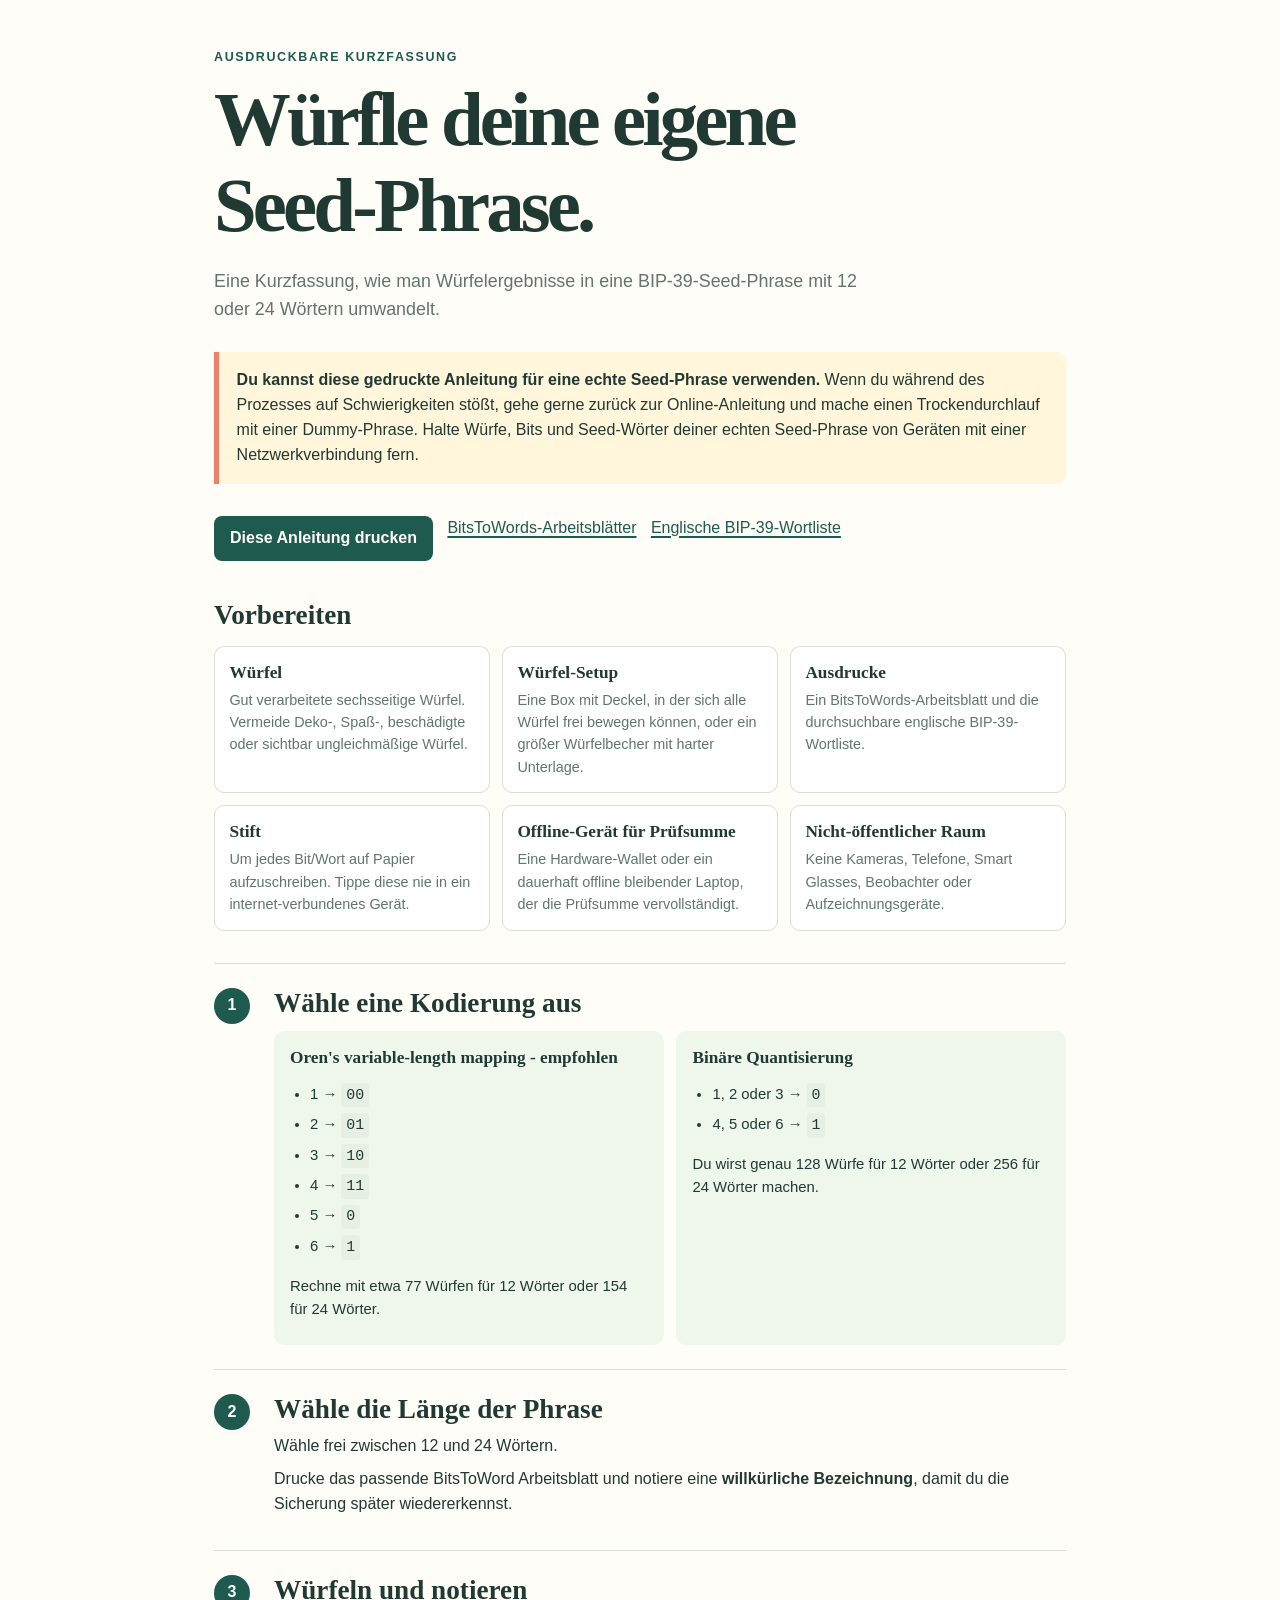
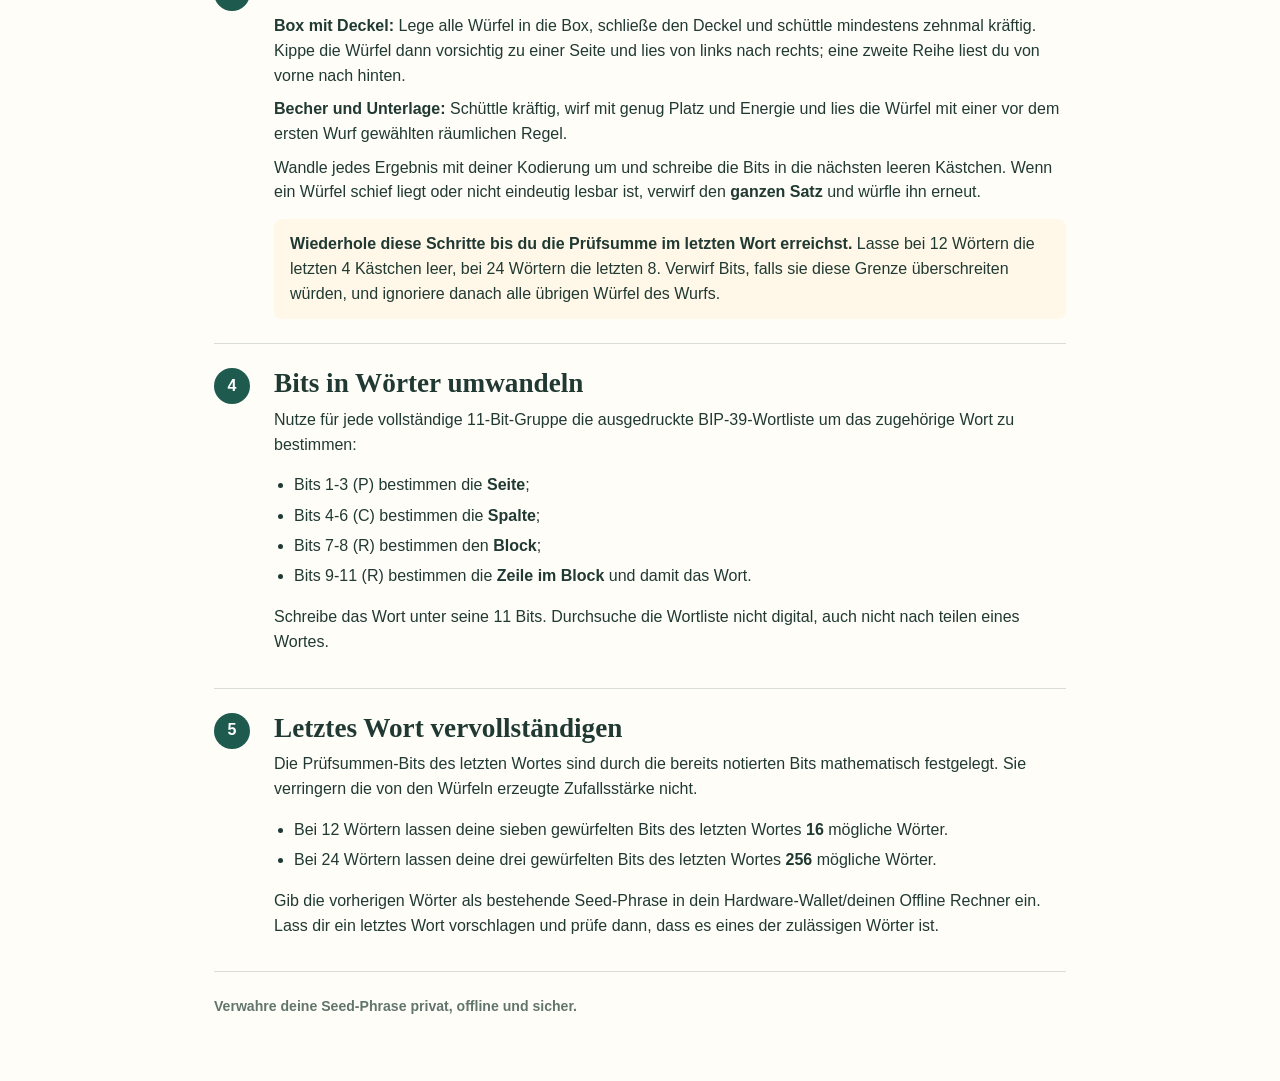
<file: HowToRollYourOwnSeedphrase-de.html>
<!doctype html>
<html lang="de">
<head>
  <meta charset="utf-8">
  <meta name="viewport" content="width=device-width, initial-scale=1">
  <meta name="description" content="Ausdruckbare Kurzfassung zum Erzeugen einer BIP-39-Seed-Phrase mit Würfeln.">
  <title>Würfle deine eigene Seed-Phrase</title>
  <style>
    :root { --ink: #203933; --muted: #61756d; --cream: #fffdf7; --sage: #d8e8d3; --mint: #eff7ed; --forest: #1f5a4e; --coral: #ec8069; --amber: #fff6db; --line: #d9dfd3; }
    * { box-sizing: border-box; }
    body { max-width: 900px; margin: 0 auto; padding: 3rem 1.5rem 4rem; color: var(--ink); background: var(--cream); font-family: Arial, sans-serif; font-size: 16px; line-height: 1.55; }
    h1, h2, h3 { font-family: Georgia, serif; line-height: 1.12; }
    h1 { max-width: 680px; margin: 0; font-size: clamp(2.8rem, 8vw, 4.8rem); letter-spacing: -.05em; }
    h2 { margin: 0; font-size: 1.7rem; }
    h3 { margin: .1rem 0 .4rem; font-size: 1.08rem; }
    a { color: var(--forest); text-decoration-thickness: 2px; text-underline-offset: 3px; }
    .eyebrow { margin: 0 0 .6rem; color: var(--forest); font-size: .78rem; font-weight: 700; letter-spacing: .13em; text-transform: uppercase; }
    .lede { max-width: 680px; margin: 1.2rem 0 1.8rem; color: var(--muted); font-size: 1.12rem; }
    .notice { padding: 1rem 1.1rem; margin: 1.5rem 0 2rem; background: var(--amber); border-left: 5px solid var(--coral); border-radius: 0 10px 10px 0; }
    .print-button { display: inline-block; padding: .65rem 1rem; color: #fff; background: var(--forest); border-radius: 8px; font-weight: 700; text-decoration: none; }
    .quick-links { display: flex; flex-wrap: wrap; gap: .9rem; margin: 1.5rem 0 2.4rem; }
    .supplies { display: grid; grid-template-columns: repeat(3, 1fr); gap: .75rem; margin: 1rem 0 2rem; }
    .supply { padding: .9rem; background: #fff; border: 1px solid var(--line); border-radius: 10px; }
    .supply p { margin: 0; color: var(--muted); font-size: .9rem; }
    .step { display: grid; grid-template-columns: 44px 1fr; gap: 1rem; padding: 1.5rem 0; border-top: 1px solid var(--line); }
    .step-number { display: grid; place-items: center; width: 36px; height: 36px; color: #fff; background: var(--forest); border-radius: 50%; font-weight: 700; }
    .step p { margin: .55rem 0; }
    .method-grid { display: grid; grid-template-columns: 1fr 1fr; gap: .8rem; margin-top: .8rem; }
    .method { padding: 1rem; background: var(--mint); border-radius: 10px; }
    .method p, .method ul { font-size: .93rem; }
    ul { padding-left: 1.25rem; }
    li + li { margin-top: .35rem; }
    .code { display: inline-block; padding: .05rem .3rem; background: #e7eee4; border-radius: 3px; font-family: monospace; }
    .important { padding: .8rem 1rem; margin-top: .9rem; background: #fff8e8; border-radius: 8px; }
    footer { padding-top: 1.5rem; border-top: 1px solid var(--line); color: var(--muted); font-size: .88rem; }
    @media (max-width: 650px) { body { padding: 2rem 1rem; }.supplies, .method-grid { grid-template-columns: 1fr; } }
    @media print { @page { margin: 12mm; } body { max-width: none; padding: 0; background: #fff; font-size: 10pt; } h1 { font-size: 30pt; } h2 { font-size: 16pt; }.quick-links { display: none; }.notice { break-inside: avoid; }.preparation { break-after: page; }.supplies { grid-template-columns: repeat(3, 1fr); }.step { break-inside: avoid; padding: .7rem 0; }.method { background: #f2f2f2; }.step-number { color: #000; background: #fff; border: 1px solid #000; } }
  </style>
</head>
<body>
  <p class="eyebrow">Ausdruckbare Kurzfassung</p>
  <h1>Würfle deine eigene<br>Seed-Phrase.</h1>
  <p class="lede">Eine Kurzfassung, wie man Würfelergebnisse in eine BIP-39-Seed-Phrase mit 12 oder 24 Wörtern umwandelt.</p>
  <div class="notice"><strong>Du kannst diese gedruckte Anleitung für eine echte Seed-Phrase verwenden.</strong> Wenn du während des Prozesses auf Schwierigkeiten stößt, gehe gerne zurück zur Online-Anleitung und mache einen Trockendurchlauf mit einer Dummy-Phrase. Halte Würfe, Bits und Seed-Wörter deiner echten Seed-Phrase von Geräten mit einer Netzwerkverbindung fern.</div>
  <div class="quick-links"><a class="print-button" href="#print" onclick="window.print(); return false;">Diese Anleitung drucken</a><a href="BitsToWords-de.pdf">BitsToWords-Arbeitsblätter</a><a href="BIP39_Wordlist_Binary_Decimal_Searchable.pdf">Englische BIP-39-Wortliste</a></div>
  <section class="preparation"><h2>Vorbereiten</h2><div class="supplies"><div class="supply"><h3>Würfel</h3><p>Gut verarbeitete sechsseitige Würfel. Vermeide Deko-, Spaß-, beschädigte oder sichtbar ungleichmäßige Würfel.</p></div><div class="supply"><h3>Würfel-Setup</h3><p>Eine Box mit Deckel, in der sich alle Würfel frei bewegen können, oder ein größer Würfelbecher mit harter Unterlage.</p></div><div class="supply"><h3>Ausdrucke</h3><p>Ein BitsToWords-Arbeitsblatt und die durchsuchbare englische BIP-39-Wortliste.</p></div><div class="supply"><h3>Stift</h3><p>Um jedes Bit/Wort auf Papier aufzuschreiben. Tippe diese nie in ein internet-verbundenes Gerät.</p></div><div class="supply"><h3>Offline-Gerät für Prüfsumme</h3><p>Eine Hardware-Wallet oder ein dauerhaft offline bleibender Laptop, der die Prüfsumme vervollständigt.</p></div><div class="supply"><h3>Nicht-öffentlicher Raum</h3><p>Keine Kameras, Telefone, Smart Glasses, Beobachter oder Aufzeichnungsgeräte.</p></div></div></section>
  <section class="step"><div class="step-number">1</div><div><h2>Wähle eine Kodierung aus</h2><div class="method-grid"><div class="method"><h3>Oren's variable-length mapping - empfohlen</h3><ul><li>1 &rarr; <span class="code">00</span></li><li>2 &rarr; <span class="code">01</span></li><li>3 &rarr; <span class="code">10</span></li><li>4 &rarr; <span class="code">11</span></li><li>5 &rarr; <span class="code">0</span></li><li>6 &rarr; <span class="code">1</span></li></ul><p>Rechne mit etwa 77 Würfen für 12 Wörter oder 154 für 24 Wörter.</p></div><div class="method"><h3>Binäre Quantisierung</h3><ul><li>1, 2 oder 3 &rarr; <span class="code">0</span></li><li>4, 5 oder 6 &rarr; <span class="code">1</span></li></ul><p>Du wirst genau 128 Würfe für 12 Wörter oder 256 für 24 Wörter machen.</p></div></div></div></section>
  <section class="step"><div class="step-number">2</div><div><h2>Wähle die Länge der Phrase</h2><p>Wähle frei zwischen 12 und 24 Wörtern.</p><p>Drucke das passende BitsToWord Arbeitsblatt und notiere eine <strong>willkürliche Bezeichnung</strong>, damit du die Sicherung später wiedererkennst.</p></div></section>
  <section class="step"><div class="step-number">3</div><div><h2>Würfeln und notieren</h2><p><strong>Box mit Deckel:</strong> Lege alle Würfel in die Box, schließe den Deckel und schüttle mindestens zehnmal kräftig. Kippe die Würfel dann vorsichtig zu einer Seite und lies von links nach rechts; eine zweite Reihe liest du von vorne nach hinten.</p><p><strong>Becher und Unterlage:</strong> Schüttle kräftig, wirf mit genug Platz und Energie und lies die Würfel mit einer vor dem ersten Wurf gewählten räumlichen Regel.</p><p>Wandle jedes Ergebnis mit deiner Kodierung um und schreibe die Bits in die nächsten leeren Kästchen. Wenn ein Würfel schief liegt oder nicht eindeutig lesbar ist, verwirf den <strong>ganzen Satz</strong> und würfle ihn erneut.</p><div class="important"><strong>Wiederhole diese Schritte bis du die Prüfsumme im letzten Wort erreichst.</strong> Lasse bei 12 Wörtern die letzten 4 Kästchen leer, bei 24 Wörtern die letzten 8. Verwirf Bits, falls sie diese Grenze überschreiten würden, und ignoriere danach alle übrigen Würfel des Wurfs.</div></div></section>
  <section class="step"><div class="step-number">4</div><div><h2>Bits in Wörter umwandeln</h2><p>Nutze für jede vollständige 11-Bit-Gruppe die ausgedruckte BIP-39-Wortliste um das zugehörige Wort zu bestimmen:</p><ul><li>Bits 1-3 (P) bestimmen die <strong>Seite</strong>;</li><li>Bits 4-6 (C) bestimmen die <strong>Spalte</strong>;</li><li>Bits 7-8 (R) bestimmen den <strong>Block</strong>;</li><li>Bits 9-11 (R) bestimmen die <strong>Zeile im Block</strong> und damit das Wort.</li></ul><p>Schreibe das Wort unter seine 11 Bits. Durchsuche die Wortliste nicht digital, auch nicht nach teilen eines Wortes.</p></div></section>
  <section class="step"><div class="step-number">5</div><div><h2>Letztes Wort vervollständigen</h2><p>Die Prüfsummen-Bits des letzten Wortes sind durch die bereits notierten Bits mathematisch festgelegt. Sie verringern die von den Würfeln erzeugte Zufallsstärke nicht.</p><ul><li>Bei 12 Wörtern lassen deine sieben gewürfelten Bits des letzten Wortes <strong>16</strong> mögliche Wörter.</li><li>Bei 24 Wörtern lassen deine drei gewürfelten Bits des letzten Wortes <strong>256</strong> mögliche Wörter.</li></ul><p>Gib die vorherigen Wörter als bestehende Seed-Phrase in dein Hardware-Wallet/deinen Offline Rechner ein. Lass dir ein letztes Wort vorschlagen und prüfe dann, dass es eines der zulässigen Wörter ist.</p></div></section>
  <footer><strong>Verwahre deine Seed-Phrase privat, offline und sicher.</strong></footer>
</body>
</html>
</file>
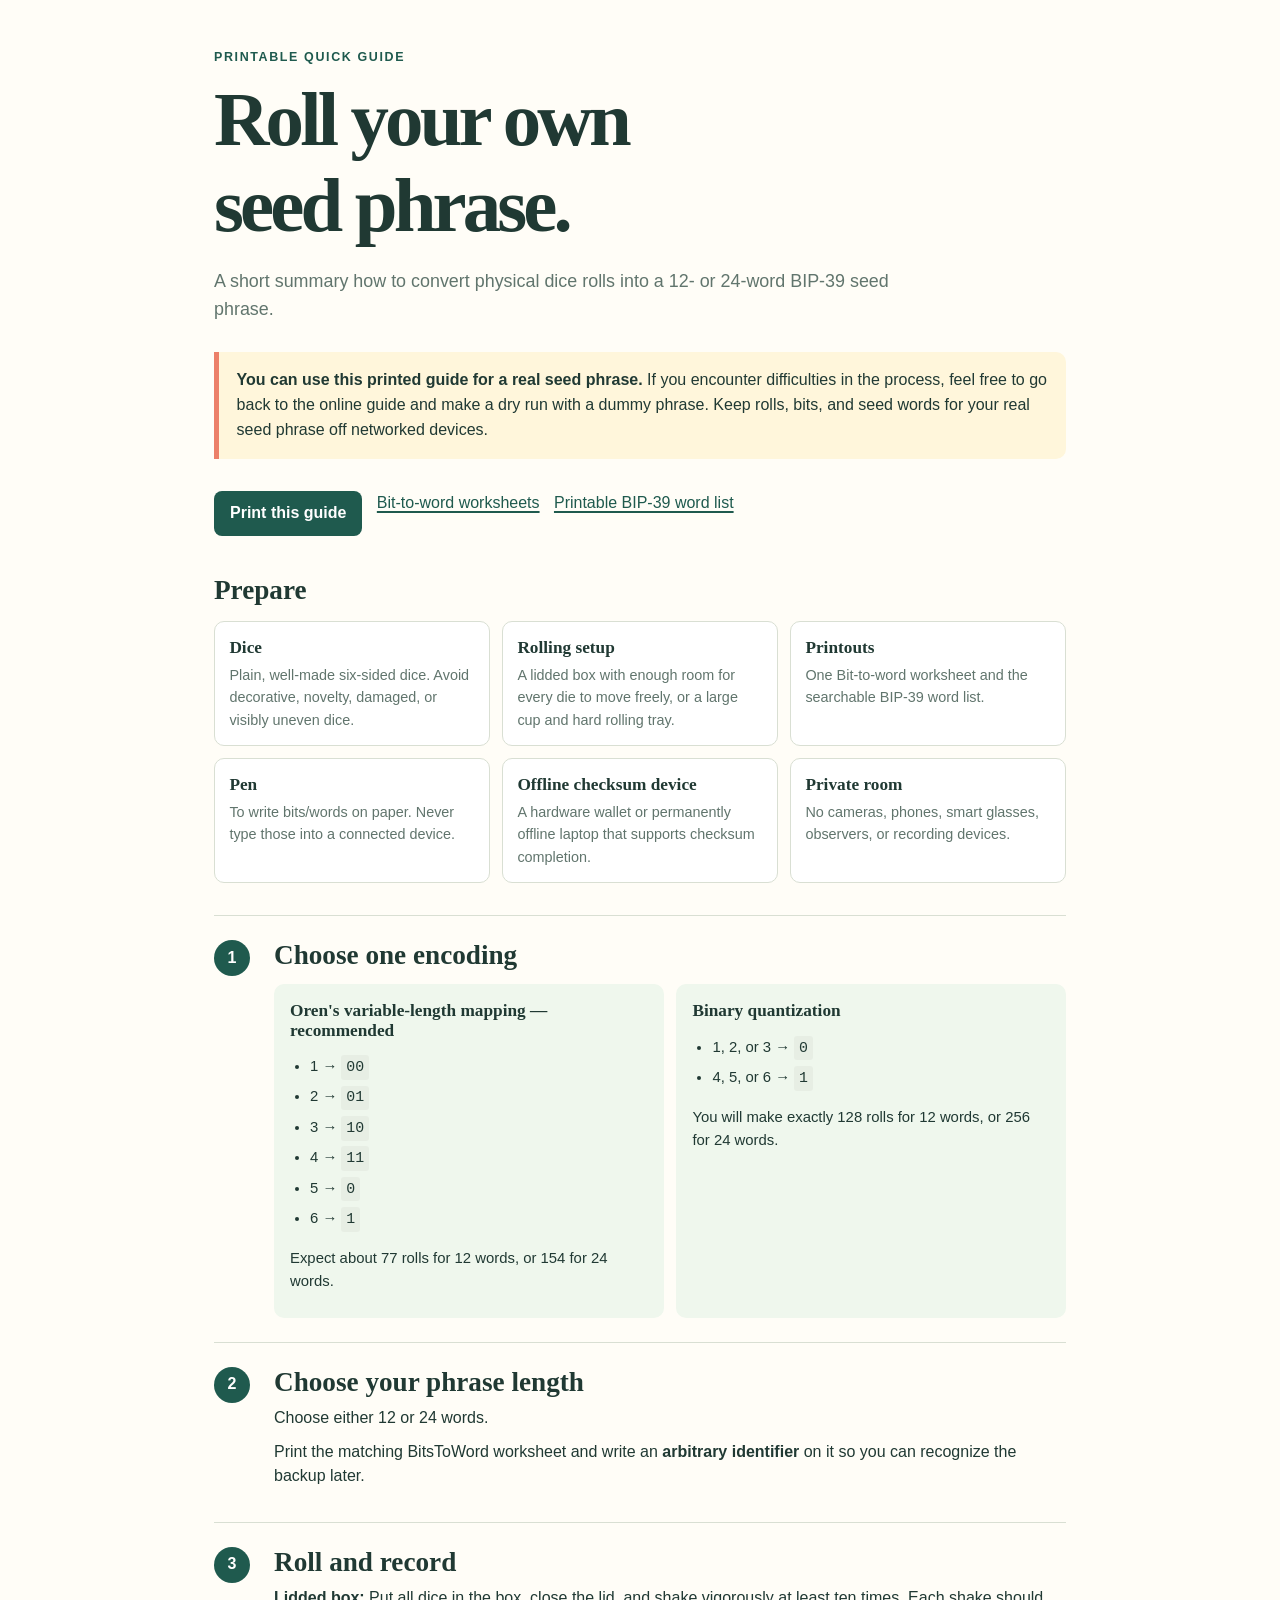
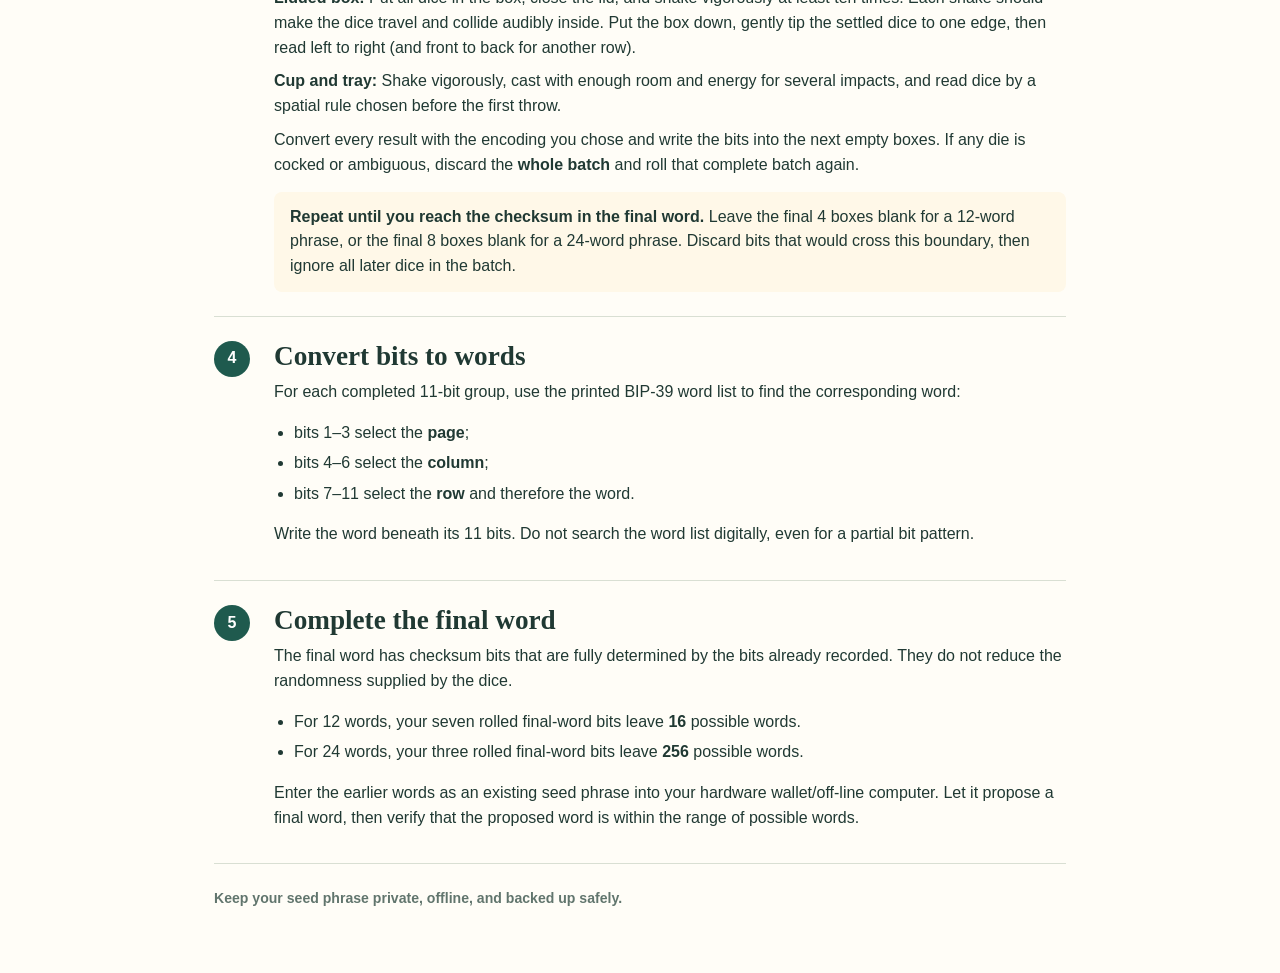
<file: HowToRollYourOwnSeedphrase.html>
<!doctype html>
<html lang="en">
<head>
  <meta charset="utf-8">
  <meta name="viewport" content="width=device-width, initial-scale=1">
  <meta name="description" content="A print-friendly, paper-first summary for generating a BIP-39 seed phrase with dice.">
  <title>How to Roll Your Own Seed Phrase</title>
  <style>
    :root { --ink: #203933; --muted: #61756d; --cream: #fffdf7; --sage: #d8e8d3; --mint: #eff7ed; --forest: #1f5a4e; --coral: #ec8069; --amber: #fff6db; --line: #d9dfd3; }
    * { box-sizing: border-box; }
    body { max-width: 900px; margin: 0 auto; padding: 3rem 1.5rem 4rem; color: var(--ink); background: var(--cream); font-family: Arial, sans-serif; font-size: 16px; line-height: 1.55; }
    h1, h2, h3 { font-family: Georgia, serif; line-height: 1.12; }
    h1 { max-width: 680px; margin: 0; font-size: clamp(2.8rem, 8vw, 4.8rem); letter-spacing: -.05em; }
    h2 { margin: 0; font-size: 1.7rem; }
    h3 { margin: .1rem 0 .4rem; font-size: 1.08rem; }
    a { color: var(--forest); text-decoration-thickness: 2px; text-underline-offset: 3px; }
    .eyebrow { margin: 0 0 .6rem; color: var(--forest); font-size: .78rem; font-weight: 700; letter-spacing: .13em; text-transform: uppercase; }
    .lede { max-width: 680px; margin: 1.2rem 0 1.8rem; color: var(--muted); font-size: 1.12rem; }
    .notice { padding: 1rem 1.1rem; margin: 1.5rem 0 2rem; background: var(--amber); border-left: 5px solid var(--coral); border-radius: 0 10px 10px 0; }
    .print-button { display: inline-block; padding: .65rem 1rem; color: #fff; background: var(--forest); border-radius: 8px; font-weight: 700; text-decoration: none; }
    .quick-links { display: flex; flex-wrap: wrap; gap: .9rem; margin: 1.5rem 0 2.4rem; }
    .supplies { display: grid; grid-template-columns: repeat(3, 1fr); gap: .75rem; margin: 1rem 0 2rem; }
    .supply { padding: .9rem; background: #fff; border: 1px solid var(--line); border-radius: 10px; }
    .supply p { margin: 0; color: var(--muted); font-size: .9rem; }
    .step { display: grid; grid-template-columns: 44px 1fr; gap: 1rem; padding: 1.5rem 0; border-top: 1px solid var(--line); }
    .step-number { display: grid; place-items: center; width: 36px; height: 36px; color: #fff; background: var(--forest); border-radius: 50%; font-weight: 700; }
    .step p { margin: .55rem 0; }
    .method-grid { display: grid; grid-template-columns: 1fr 1fr; gap: .8rem; margin-top: .8rem; }
    .method { padding: 1rem; background: var(--mint); border-radius: 10px; }
    .method p, .method ul { font-size: .93rem; }
    ul { padding-left: 1.25rem; }
    li + li { margin-top: .35rem; }
    .code { display: inline-block; padding: .05rem .3rem; background: #e7eee4; border-radius: 3px; font-family: monospace; }
    .important { padding: .8rem 1rem; margin-top: .9rem; background: #fff8e8; border-radius: 8px; }
    footer { padding-top: 1.5rem; border-top: 1px solid var(--line); color: var(--muted); font-size: .88rem; }
    @media (max-width: 650px) { body { padding: 2rem 1rem; }.supplies, .method-grid { grid-template-columns: 1fr; } }
    @media print { @page { margin: 12mm; } body { max-width: none; padding: 0; background: #fff; font-size: 10pt; } h1 { font-size: 30pt; } h2 { font-size: 16pt; }.quick-links { display: none; }.notice { break-inside: avoid; }.preparation { break-after: page; }.supplies { grid-template-columns: repeat(3, 1fr); }.step { break-inside: avoid; padding: .7rem 0; }.method { background: #f2f2f2; }.step-number { color: #000; background: #fff; border: 1px solid #000; } }
  </style>
</head>
<body>
  <p class="eyebrow">Printable quick guide</p>
  <h1>Roll your own<br>seed phrase.</h1>
  <p class="lede">A short summary how to convert physical dice rolls into a 12- or 24-word BIP-39 seed phrase.</p>
  <div class="notice"><strong>You can use this printed guide for a real seed phrase.</strong> If you encounter difficulties in the process, feel free to go back to the online guide and make a dry run with a dummy phrase. Keep rolls, bits, and seed words for your real seed phrase off networked devices.</div>
  <div class="quick-links"><a class="print-button" href="#print" onclick="window.print(); return false;">Print this guide</a><a href="BitsToWords.pdf">Bit-to-word worksheets</a><a href="BIP39_Wordlist_Binary_Decimal_Searchable.pdf">Printable BIP-39 word list</a></div>
  <section class="preparation">
  <h2>Prepare</h2>
  <div class="supplies">
    <div class="supply"><h3>Dice</h3><p>Plain, well-made six-sided dice. Avoid decorative, novelty, damaged, or visibly uneven dice.</p></div>
    <div class="supply"><h3>Rolling setup</h3><p>A lidded box with enough room for every die to move freely, or a large cup and hard rolling tray.</p></div>
    <div class="supply"><h3>Printouts</h3><p>One Bit-to-word worksheet and the searchable BIP-39 word list.</p></div>
    <div class="supply"><h3>Pen</h3><p>To write bits/words on paper. Never type those into a connected device.</p></div>
    <div class="supply"><h3>Offline checksum device</h3><p>A hardware wallet or permanently offline laptop that supports checksum completion.</p></div>
    <div class="supply"><h3>Private room</h3><p>No cameras, phones, smart glasses, observers, or recording devices.</p></div>
  </div>
  </section>
  <section class="step"><div class="step-number">1</div><div><h2>Choose one encoding</h2><div class="method-grid"><div class="method"><h3>Oren's variable-length mapping — recommended</h3><ul><li>1 → <span class="code">00</span></li><li>2 → <span class="code">01</span></li><li>3 → <span class="code">10</span></li><li>4 → <span class="code">11</span></li><li>5 → <span class="code">0</span></li><li>6 → <span class="code">1</span></li></ul><p>Expect about 77 rolls for 12 words, or 154 for 24 words.</p></div><div class="method"><h3>Binary quantization</h3><ul><li>1, 2, or 3 → <span class="code">0</span></li><li>4, 5, or 6 → <span class="code">1</span></li></ul><p>You will make exactly 128 rolls for 12 words, or 256 for 24 words.</p></div></div></div></section>
  <section class="step"><div class="step-number">2</div><div><h2>Choose your phrase length</h2><p>Choose either 12 or 24 words.</p><p>Print the matching BitsToWord worksheet and write an <strong>arbitrary identifier</strong> on it so you can recognize the backup later.</p></div></section>
  <section class="step"><div class="step-number">3</div><div><h2>Roll and record</h2><p><strong>Lidded box:</strong> Put all dice in the box, close the lid, and shake vigorously at least ten times. Each shake should make the dice travel and collide audibly inside. Put the box down, gently tip the settled dice to one edge, then read left to right (and front to back for another row).</p><p><strong>Cup and tray:</strong> Shake vigorously, cast with enough room and energy for several impacts, and read dice by a spatial rule chosen before the first throw.</p><p>Convert every result with the encoding you chose and write the bits into the next empty boxes. If any die is cocked or ambiguous, discard the <strong>whole batch</strong> and roll that complete batch again.</p><div class="important"><strong>Repeat until you reach the checksum in the final word.</strong> Leave the final 4 boxes blank for a 12-word phrase, or the final 8 boxes blank for a 24-word phrase. Discard bits that would cross this boundary, then ignore all later dice in the batch.</div></div></section>
  <section class="step"><div class="step-number">4</div><div><h2>Convert bits to words</h2><p>For each completed 11-bit group, use the printed BIP-39 word list to find the corresponding word:</p><ul><li>bits 1–3 select the <strong>page</strong>;</li><li>bits 4–6 select the <strong>column</strong>;</li><li>bits 7–11 select the <strong>row</strong> and therefore the word.</li></ul><p>Write the word beneath its 11 bits. Do not search the word list digitally, even for a partial bit pattern.</p></div></section>
  <section class="step"><div class="step-number">5</div><div><h2>Complete the final word</h2><p>The final word has checksum bits that are fully determined by the bits already recorded. They do not reduce the randomness supplied by the dice.</p><ul><li>For 12 words, your seven rolled final-word bits leave <strong>16</strong> possible words.</li><li>For 24 words, your three rolled final-word bits leave <strong>256</strong> possible words.</li></ul><p>Enter the earlier words as an existing seed phrase into your hardware wallet/off-line computer. Let it propose a final word, then verify that the proposed word is within the range of possible words.</p></div></section>
  <footer><strong>Keep your seed phrase private, offline, and backed up safely.</strong></footer>
</body>
</html>
</file>
